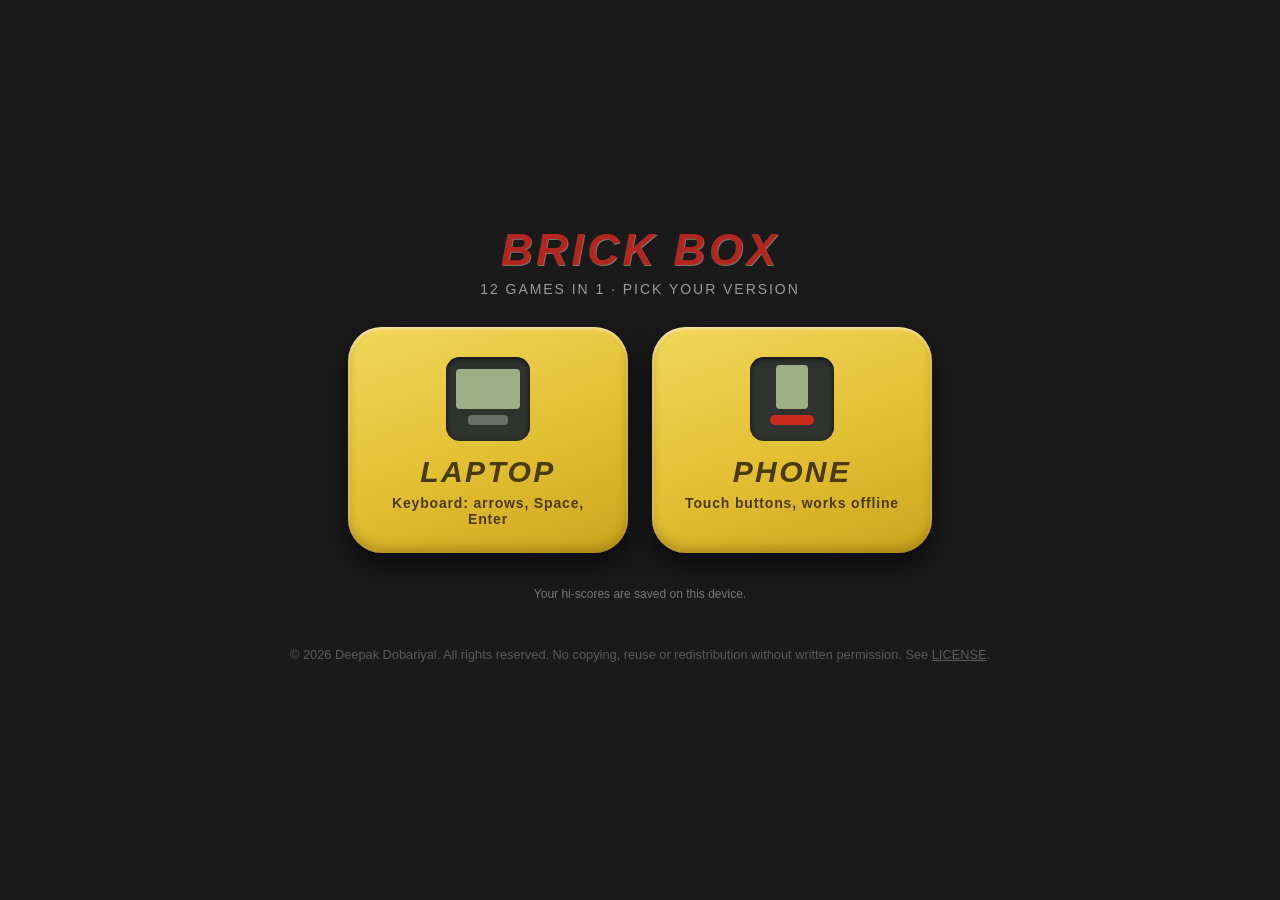
<file: index.html>
<!DOCTYPE html>
<html lang="en">
<head>
  <meta charset="utf-8">
  <meta name="viewport" content="width=device-width,initial-scale=1">
  <title>BRICK BOX 12-in-1</title>
  <style>
    html,body{margin:0;min-height:100%;background:#1a1a1a;color:#ddd;font-family:Arial,Helvetica,sans-serif}
    body{display:flex;flex-direction:column;align-items:center;justify-content:center;min-height:100vh;padding:24px;box-sizing:border-box}
    h1{margin:0 0 6px;font-weight:900;font-style:italic;font-size:44px;letter-spacing:.08em;color:#b3261e;text-shadow:1px 1px 0 rgba(255,255,255,.4);text-align:center}
    .sub{margin:0 0 30px;color:#9a9a9a;letter-spacing:.14em;font-size:14px;text-align:center}
    .cards{display:flex;flex-wrap:wrap;gap:24px;justify-content:center}
    a.card{display:block;box-sizing:border-box;width:280px;padding:30px 24px 26px;border-radius:34px;text-decoration:none;text-align:center;color:#4a3a05;
      background:linear-gradient(160deg,#f1d75a 0%,#e3bf33 55%,#cba51f 100%);
      box-shadow:inset 0 2px 3px rgba(255,255,255,.55),inset 0 -6px 10px rgba(110,80,0,.35),0 14px 30px rgba(0,0,0,.55);
      transition:transform .12s}
    a.card:hover,a.card:focus-visible{transform:translateY(-4px);outline:3px solid #fff}
    a.card .ico{display:block;margin:0 auto 14px;width:84px;height:84px;border-radius:14px;background:#2f322f;position:relative;box-shadow:inset 0 2px 5px rgba(0,0,0,.7)}
    a.card .ico i{position:absolute;background:#9ead86;border-radius:4px}
    a.card b{display:block;font-size:30px;font-style:italic;font-weight:900;letter-spacing:.08em}
    a.card span{display:block;margin-top:6px;font-size:14px;font-weight:bold;letter-spacing:.06em}
    a.card.pick{outline:4px solid #b3261e;transform:scale(1.04)}
    a.card .tag{display:none;margin-top:12px;font-size:11px;letter-spacing:.14em;color:#b3261e}
    a.card.pick .tag{display:block}
    .foot{margin-top:34px;font-size:12px;color:#777;text-align:center}
  </style>
</head>
<body>
  <h1>BRICK BOX</h1>
  <p class="sub">12 GAMES IN 1 &middot; PICK YOUR VERSION</p>
  <div class="cards">
    <a class="card" id="laptop" href="laptop.html">
      <span class="ico"><i style="left:10px;top:12px;width:64px;height:40px"></i><i style="left:22px;top:58px;width:40px;height:10px;background:#6a6e6a"></i></span>
      <b>LAPTOP</b><span>Keyboard: arrows, Space, Enter</span><span class="tag">SUGGESTED FOR YOUR DEVICE</span>
    </a>
    <a class="card" id="phone" href="phone.html">
      <span class="ico"><i style="left:26px;top:8px;width:32px;height:44px"></i><i style="left:20px;top:58px;width:44px;height:10px;background:#c92a1c;border-radius:5px"></i></span>
      <b>PHONE</b><span>Touch buttons, works offline</span><span class="tag">SUGGESTED FOR YOUR DEVICE</span>
    </a>
  </div>
  <p class="foot">Your hi-scores are saved on this device.</p>
  <p class="foot" style="opacity:.7;font-size:.8em">&copy; 2026 Deepak Dobariyal. All rights reserved. No copying, reuse or redistribution without written permission. See <a href="LICENSE" style="color:inherit">LICENSE</a>.</p>
  <script>
    // On a touch screen the phone version is the better fit.
    if (window.matchMedia && window.matchMedia('(pointer: coarse)').matches) {
      document.getElementById('phone').classList.add('pick');
    }
  </script>
</body>
</html>
</file>
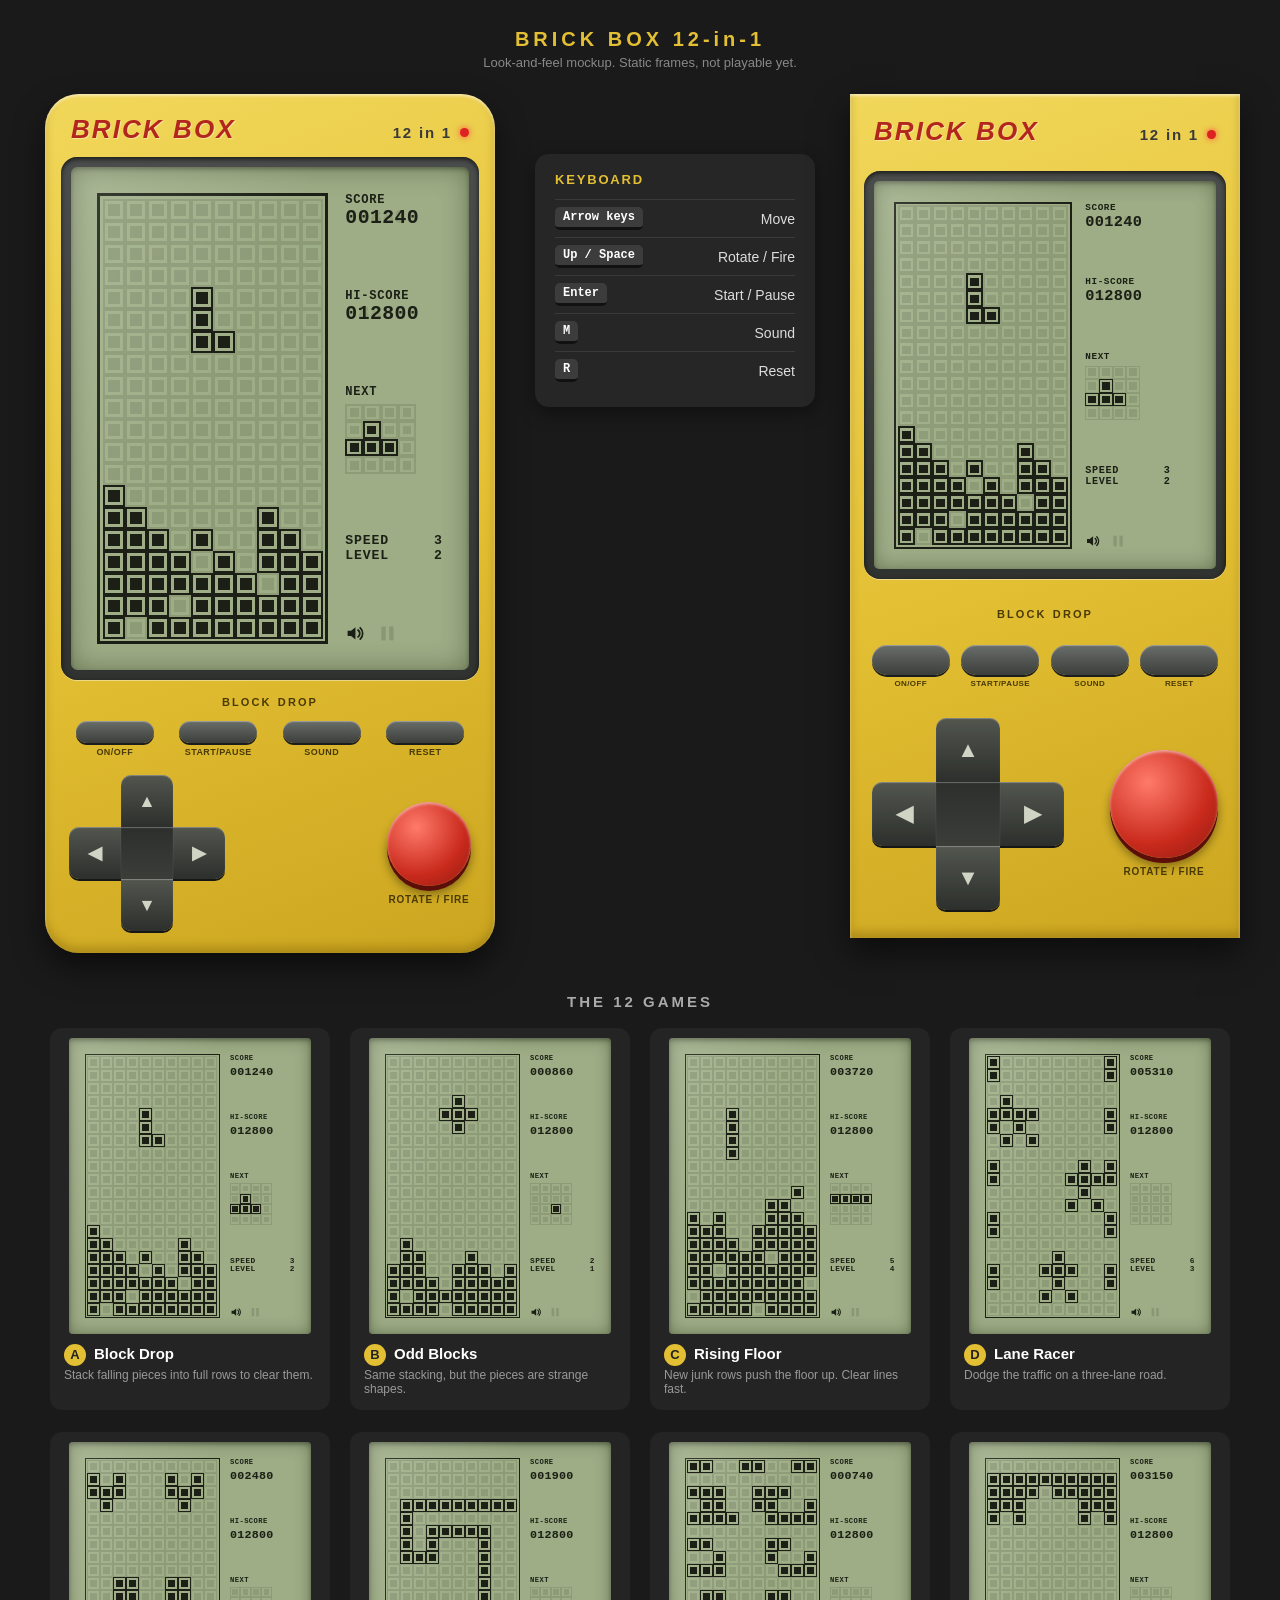
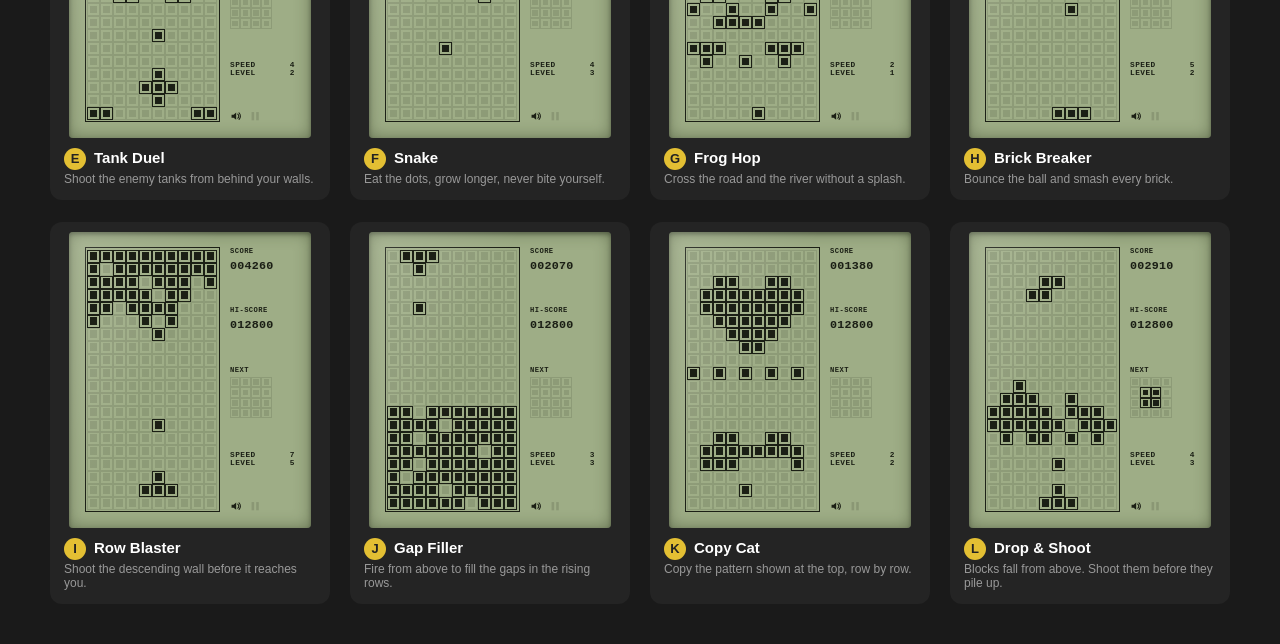
<file: mockup/index.html>
<!DOCTYPE html>
<html lang="en"><head><meta charset="utf-8"><meta name="viewport" content="width=device-width,initial-scale=1">
<title>BRICK BOX 12-in-1 - mockups</title>
<style>
html,body{margin:0;background:#1a1a1a;color:#ddd;font-family:Arial,Helvetica,sans-serif}
h1{margin:0;padding:28px 0 4px;text-align:center;font-size:20px;letter-spacing:.2em;color:#e3bf33}
.sub{text-align:center;font-size:13px;color:#888;margin-bottom:24px}
.top{display:flex;justify-content:center;align-items:flex-start;gap:30px;padding:0 20px}
h2{margin:40px 0 18px;text-align:center;font-size:15px;letter-spacing:.2em;color:#aaa}
.grid{display:grid;grid-template-columns:repeat(4,280px);gap:22px 20px;justify-content:center;padding-bottom:40px}
.card{background:#242424;border-radius:12px;padding:10px;box-sizing:border-box}
.card .lcd{display:flex;justify-content:center}
.card h3{margin:10px 4px 2px;font-size:15px;color:#fff}
.card h3 span{display:inline-block;width:22px;height:22px;line-height:22px;text-align:center;border-radius:50%;background:#e3bf33;color:#222;font-size:13px;margin-right:8px}
.card p{margin:0 4px 4px;font-size:12px;color:#999}
</style></head>
<body>
<h1>BRICK BOX 12-in-1</h1>
<div class="sub">Look-and-feel mockup. Static frames, not playable yet.</div>
<div class="top"><div id="laptop"></div><div id="phone"></div></div>
<h2>THE 12 GAMES</h2>
<div class="grid" id="grid"></div>
<script src="frames.js"></script><script src="console.js"></script>
<script>
var A = window.FRAMES[0];
function opts(f, layout) { return {game: f.name, frame: f.frame, next: f.next, score: f.score, hiscore: 12800, speed: f.speed, level: f.level, layout: layout}; }
renderConsole(document.getElementById('laptop'), opts(A, 'laptop'));
// phone layout shown at full 390 width, but only its natural height here
renderConsole(document.getElementById('phone'), opts(A, 'phone'));
var grid = document.getElementById('grid');
window.FRAMES.forEach(function (f) {
  var card = document.createElement('div');
  card.className = 'card';
  var lcd = document.createElement('div');
  lcd.className = 'lcd';
  card.appendChild(lcd);
  var h = document.createElement('h3');
  var badge = document.createElement('span');
  badge.textContent = f.letter;
  h.appendChild(badge);
  h.appendChild(document.createTextNode(f.name));
  var p = document.createElement('p');
  p.textContent = f.desc;
  card.appendChild(h);
  card.appendChild(p);
  grid.appendChild(card);
  renderLCD(lcd, opts(f, 'laptop'), 13);
});
</script></body></html>
</file>
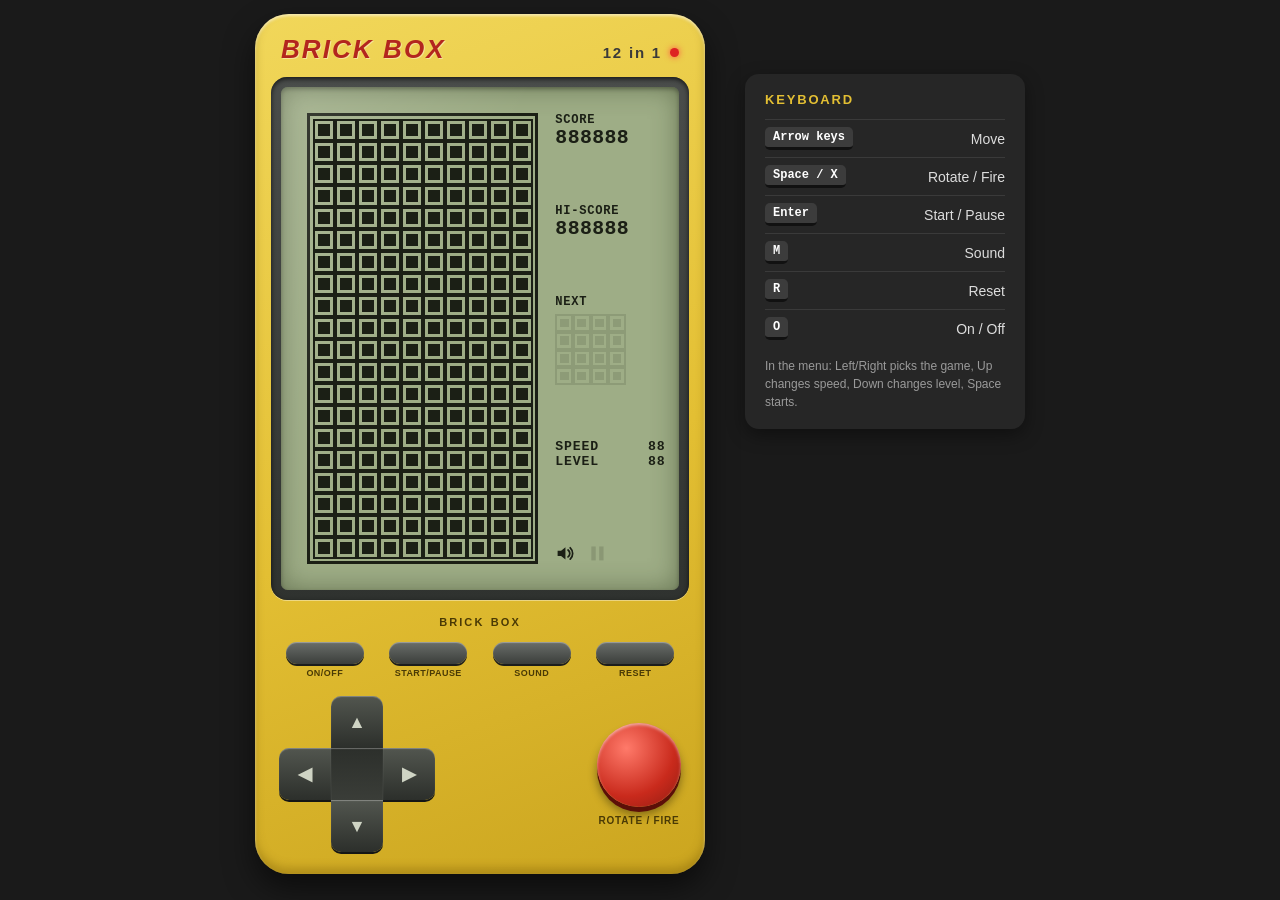
<file: laptop.html>
<!DOCTYPE html>
<html lang="en">
<head>
  <meta charset="utf-8">
  <meta name="viewport" content="width=device-width,initial-scale=1">
  <title>BRICK BOX 12-in-1 - laptop</title>
  <link rel="stylesheet" href="css/console.css">
</head>
<body data-layout="laptop">
  <div id="app"></div>
  <script src="js/core.js"></script>
  <script src="js/sound.js"></script>
  <script src="js/console.js"></script>
  <script src="js/games/_blocks.js"></script>
  <script src="js/games/a-block-drop.js"></script>
  <script src="js/games/b-odd-blocks.js"></script>
  <script src="js/games/c-rising-floor.js"></script>
  <script src="js/games/d-lane-racer.js"></script>
  <script src="js/games/e-tank-duel.js"></script>
  <script src="js/games/f-snake.js"></script>
  <script src="js/games/g-frog-hop.js"></script>
  <script src="js/games/h-brick-breaker.js"></script>
  <script src="js/games/i-row-blaster.js"></script>
  <script src="js/games/j-gap-filler.js"></script>
  <script src="js/games/k-copy-cat.js"></script>
  <script src="js/games/l-drop-shoot.js"></script>
  <script src="js/shell.js"></script>
</body>
</html>
</file>
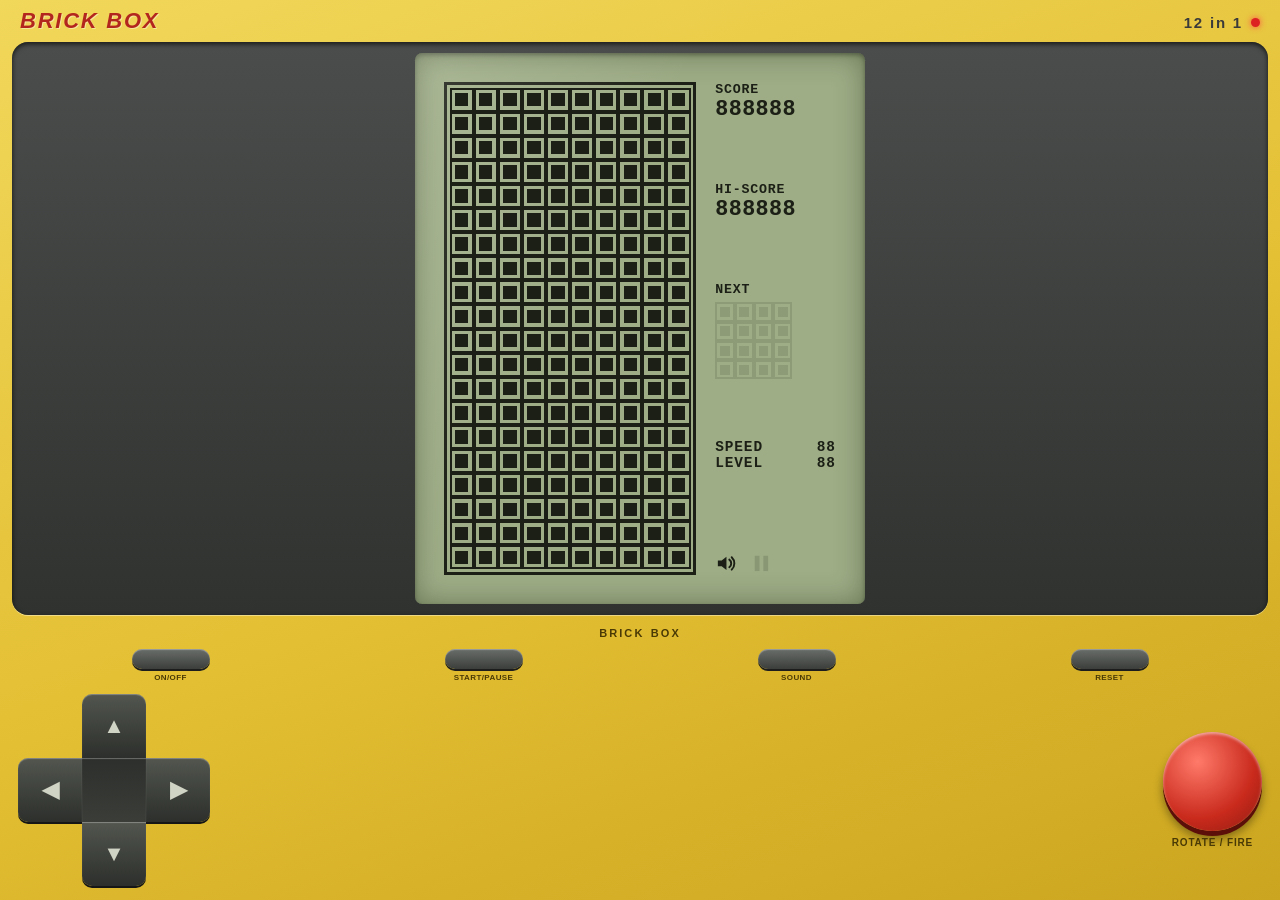
<file: phone.html>
<!DOCTYPE html>
<html lang="en" class="bb-phone-page">
<head>
  <meta charset="utf-8">
  <meta name="viewport" content="width=device-width,initial-scale=1,viewport-fit=cover,user-scalable=no,maximum-scale=1">
  <meta name="theme-color" content="#e3bf33">
  <meta name="mobile-web-app-capable" content="yes">
  <meta name="apple-mobile-web-app-capable" content="yes">
  <meta name="apple-mobile-web-app-status-bar-style" content="black-translucent">
  <meta name="apple-mobile-web-app-title" content="Brick Box">
  <title>BRICK BOX 12-in-1</title>
  <link rel="manifest" href="manifest.webmanifest">
  <link rel="stylesheet" href="css/console.css">
</head>
<body data-layout="phone">
  <div id="app"></div>
  <script src="js/core.js"></script>
  <script src="js/sound.js"></script>
  <script src="js/console.js"></script>
  <script src="js/games/_blocks.js"></script>
  <script src="js/games/a-block-drop.js"></script>
  <script src="js/games/b-odd-blocks.js"></script>
  <script src="js/games/c-rising-floor.js"></script>
  <script src="js/games/d-lane-racer.js"></script>
  <script src="js/games/e-tank-duel.js"></script>
  <script src="js/games/f-snake.js"></script>
  <script src="js/games/g-frog-hop.js"></script>
  <script src="js/games/h-brick-breaker.js"></script>
  <script src="js/games/i-row-blaster.js"></script>
  <script src="js/games/j-gap-filler.js"></script>
  <script src="js/games/k-copy-cat.js"></script>
  <script src="js/games/l-drop-shoot.js"></script>
  <script src="js/shell.js"></script>
  <script>
    // Offline support. A service worker does not run on file://, so only register on http(s).
    if ('serviceWorker' in navigator && (location.protocol === 'https:' || location.protocol === 'http:')) {
      navigator.serviceWorker.register('sw.js').catch(function (e) { console.warn('Brick Box: service worker not registered', e); });
    }
  </script>
</body>
</html>
</file>
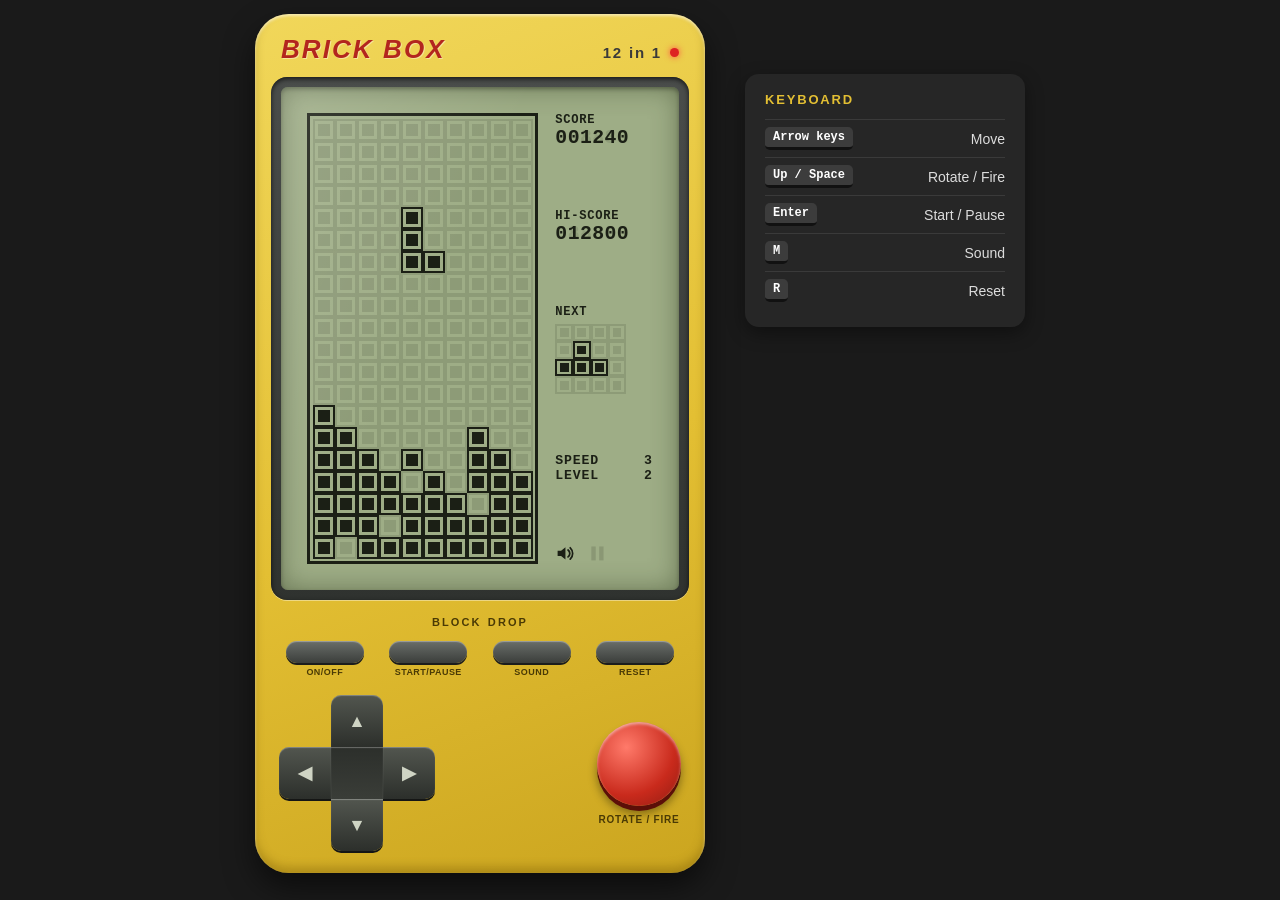
<file: mockup/laptop.html>
<!DOCTYPE html>
<html lang="en"><head><meta charset="utf-8"><meta name="viewport" content="width=device-width,initial-scale=1">
<title>BRICK BOX 12-in-1 - laptop</title>
<style>html,body{margin:0;padding:0;background:#1a1a1a}#app{padding:14px 0}</style></head>
<body><div id="app"></div>
<script src="frames.js"></script><script src="console.js"></script>
<script>
var f = window.FRAMES[0];
renderConsole(document.getElementById('app'), {game: f.name, frame: f.frame, next: f.next, score: f.score, hiscore: 12800, speed: f.speed, level: f.level, layout: 'laptop'});
</script></body></html>
</file>
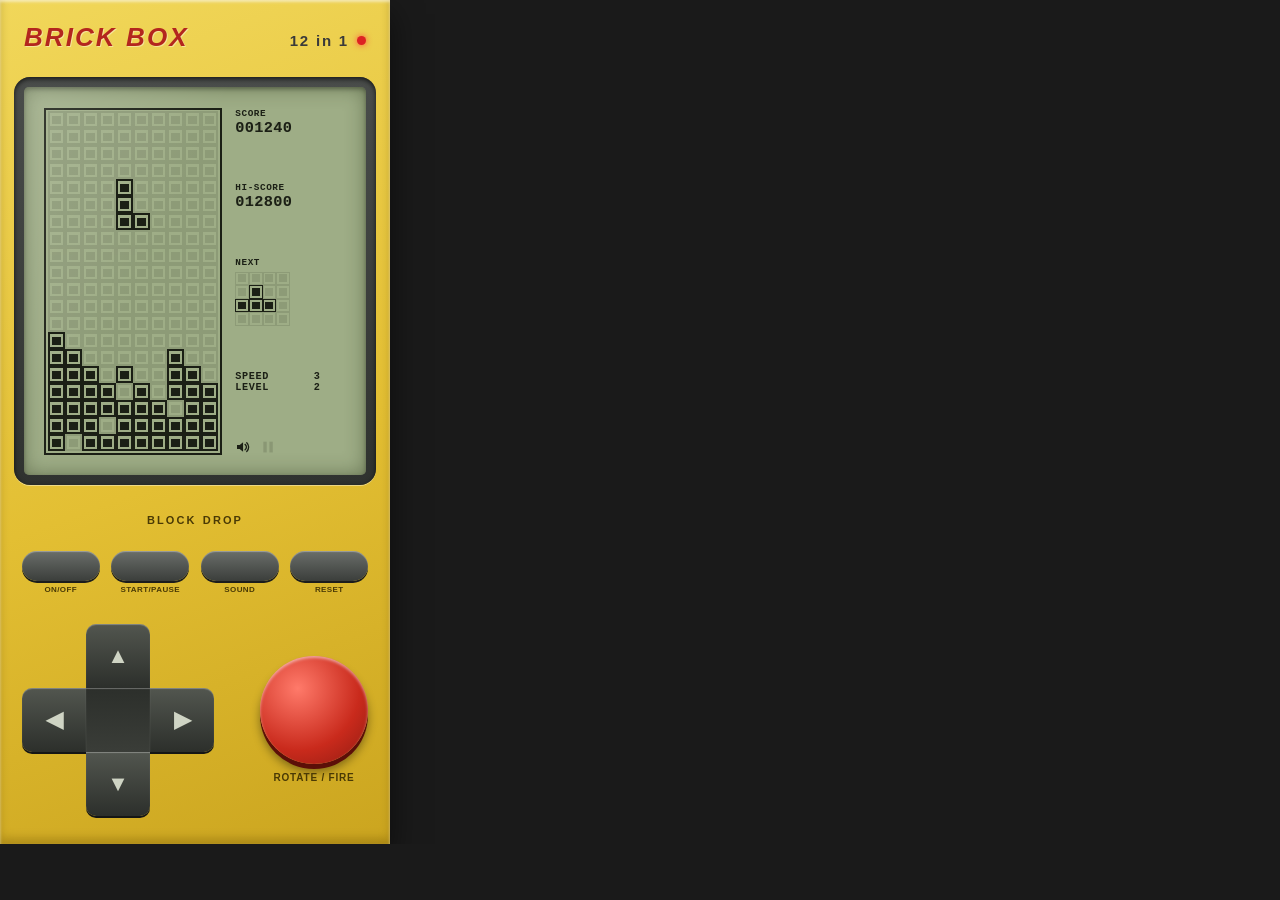
<file: mockup/phone.html>
<!DOCTYPE html>
<html lang="en"><head><meta charset="utf-8"><meta name="viewport" content="width=device-width,initial-scale=1">
<title>BRICK BOX 12-in-1 - phone</title>
<style>html,body{margin:0;padding:0;background:#1a1a1a;overflow:hidden}html body .bb-phone{margin:0}</style></head>
<body><div id="app"></div>
<script src="frames.js"></script><script src="console.js"></script>
<script>
var f = window.FRAMES[0];
renderConsole(document.getElementById('app'), {game: f.name, frame: f.frame, next: f.next, score: f.score, hiscore: 12800, speed: f.speed, level: f.level, layout: 'phone'});
</script></body></html>
</file>
<file: css/console.css>
/* Brick Box console look (from mockup/console.js). Plain CSS, no external assets. */
html,body{margin:0;padding:0;background:#1a1a1a;color:#ddd;font-family:Arial,Helvetica,sans-serif;
  overscroll-behavior:none;-webkit-tap-highlight-color:transparent;-webkit-touch-callout:none;
  -webkit-user-select:none;user-select:none}

/* LCD */
.bb-lcd{--c:20px;box-sizing:border-box;display:flex;gap:calc(var(--c)*.8);padding:calc(var(--c)*1.2);background:#9ead86;
  color:#1b1f15;border-radius:calc(var(--c)*.3);box-shadow:inset 0 0 calc(var(--c)*1.2) rgba(40,50,25,.45),inset 0 2px 4px rgba(0,0,0,.35);
  font-family:"Courier New",Courier,monospace;position:relative;overflow:hidden}
.bb-lcd::before{content:"";position:absolute;inset:0;background:linear-gradient(115deg,rgba(255,255,255,.14),rgba(255,255,255,0) 40%);pointer-events:none}
.bb-field{display:grid;grid-template-columns:repeat(10,var(--c));border:calc(var(--c)*.14) solid #1b1f15;padding:calc(var(--c)*.1);flex:none}
.bb-cell{position:relative;width:var(--c);height:var(--c);box-sizing:border-box;color:#1b1f15;opacity:.12;border:calc(var(--c)*.12) solid currentColor}
.bb-cell::after{content:"";position:absolute;inset:calc(var(--c)*.14);background:currentColor}
.bb-cell.on{opacity:1}
.bb-side{width:calc(var(--c)*5);flex:none;display:flex;flex-direction:column;justify-content:space-between;font-weight:bold}
.bb-lab{font-size:calc(var(--c)*.55);letter-spacing:.06em;line-height:1.2}
.bb-num{position:relative;display:inline-block;font-size:calc(var(--c)*.9);letter-spacing:.02em;line-height:1.1}
.bb-num .g{opacity:.1}
.bb-num .v{position:absolute;left:0;top:0}
.bb-num.hide .v{visibility:hidden}
.bb-next{display:grid;grid-template-columns:repeat(4,var(--n));margin-top:calc(var(--c)*.2)}
.bb-next .bb-cell{width:var(--n);height:var(--n);border-width:calc(var(--n)*.12)}
.bb-next .bb-cell::after{inset:calc(var(--n)*.14)}
.bb-row{display:flex;justify-content:space-between;font-size:calc(var(--c)*.6);letter-spacing:.06em}
.bb-lives{display:flex;gap:calc(var(--c)*.25);margin-top:calc(var(--c)*.35);height:calc(var(--c)*.5)}
.bb-lives i{width:calc(var(--c)*.5);height:calc(var(--c)*.5);border-radius:50%;background:#1b1f15;opacity:.12}
.bb-lives i.on{opacity:1}
.bb-lives.none{visibility:hidden}
.bb-icons{display:flex;gap:calc(var(--c)*.5);align-items:center}
.bb-icons svg{width:calc(var(--c)*.95);height:calc(var(--c)*.95);fill:#1b1f15}
.bb-icons .off{opacity:.15}
/* power off: the LCD goes blank */
.bb-lcd.dark .bb-side{visibility:hidden}

/* Body */
.bb-body{box-sizing:border-box;position:relative;border-radius:34px;padding:16px 16px 22px;font-family:Arial,Helvetica,sans-serif;
  background:linear-gradient(160deg,#f1d75a 0%,#e3bf33 55%,#cba51f 100%);
  box-shadow:inset 0 2px 3px rgba(255,255,255,.55),inset 0 -6px 10px rgba(110,80,0,.35),0 14px 30px rgba(0,0,0,.55);
  display:flex;flex-direction:column;align-items:stretch;gap:12px;touch-action:none}
.bb-top{display:flex;align-items:baseline;justify-content:space-between;padding:4px 10px 0}
.bb-brand{font-weight:900;font-style:italic;font-size:26px;letter-spacing:.08em;color:#b3261e;text-shadow:1px 1px 0 rgba(255,255,255,.4)}
.bb-12{font-weight:bold;font-size:15px;color:#3a3a3a;letter-spacing:.12em}
.bb-led{width:9px;height:9px;border-radius:50%;background:#d22;box-shadow:0 0 6px #f44;margin-left:8px}
.bb-led.off{background:#511;box-shadow:none}
.bb-bezel{background:linear-gradient(#4a4d4b,#2f322f);border-radius:16px;padding:10px;box-shadow:inset 0 2px 5px rgba(0,0,0,.7),0 1px 0 rgba(255,255,255,.4)}
.bb-bezel .bb-lcd{width:100%}
.bb-name{font-variant:small-caps;text-transform:lowercase;font-size:15px;font-weight:bold;letter-spacing:.14em;color:#4a3a05;text-align:center;min-height:18px}
.bb-pills{display:flex;justify-content:space-between;gap:8px;padding:0 6px}
.bb-pill{flex:1;text-align:center;font-size:9px;font-weight:bold;color:#4a3a05;letter-spacing:.05em;cursor:pointer}
.bb-pill i{display:block;height:var(--ph,22px);border-radius:999px;margin:0 auto 4px;max-width:78px;
  background:linear-gradient(#6a6e6a,#3b3e3b);box-shadow:0 2px 0 #1c1d1c,inset 0 1px 1px rgba(255,255,255,.35)}
.bb-ctl{display:flex;justify-content:space-between;align-items:center;padding:6px 8px 0}
.bb-dpad{display:grid;grid-template-columns:repeat(3,var(--dp));grid-template-rows:repeat(3,var(--dp))}
.bb-dpad b{background:linear-gradient(#52564f,#2c2f2b);box-shadow:0 2px 0 #151615,inset 0 1px 1px rgba(255,255,255,.3);
  display:flex;align-items:center;justify-content:center;color:#cfd4c4;font-size:calc(var(--dp)*.34);cursor:pointer}
.bb-dpad .u{grid-area:1/2;border-radius:10px 10px 0 0}.bb-dpad .l{grid-area:2/1;border-radius:10px 0 0 10px}
.bb-dpad .r{grid-area:2/3;border-radius:0 10px 10px 0}.bb-dpad .d{grid-area:3/2;border-radius:0 0 10px 10px}
.bb-dpad .m{grid-area:2/2;background:linear-gradient(#2c2f2b,#3a3d38);cursor:default}
.bb-fire{text-align:center;font-size:10px;font-weight:bold;color:#4a3a05;letter-spacing:.08em;cursor:pointer}
.bb-fire i{display:block;width:var(--fb);height:var(--fb);border-radius:50%;margin:0 auto 8px;
  background:radial-gradient(circle at 35% 30%,#ff7a6a,#c92a1c 60%,#8e1b11);box-shadow:0 5px 0 #5c0f08,0 8px 10px rgba(0,0,0,.4),inset 0 2px 3px rgba(255,255,255,.5)}
/* pressed look */
.bb-dpad b.act{filter:brightness(.8);transform:translateY(2px);box-shadow:0 0 0 #151615,inset 0 1px 1px rgba(255,255,255,.2)}
.bb-fire.act i{transform:translateY(4px);box-shadow:0 1px 0 #5c0f08,0 2px 4px rgba(0,0,0,.4),inset 0 2px 3px rgba(255,255,255,.4)}
.bb-pill.act i{transform:translateY(2px);box-shadow:0 0 0 #1c1d1c,inset 0 1px 1px rgba(255,255,255,.2)}

/* Laptop */
.bb-laptop{display:flex;flex-wrap:wrap;gap:40px;align-items:flex-start;justify-content:center;max-width:780px;margin:0 auto;padding:14px 0}
.bb-laptop .bb-body{width:450px;max-width:100%;flex:none;--dp:52px;--fb:84px}
.bb-keys{width:280px;box-sizing:border-box;margin-top:60px;padding:18px 20px;border-radius:14px;background:#262626;color:#ddd;
  font-family:Arial,Helvetica,sans-serif;font-size:14px;box-shadow:0 6px 18px rgba(0,0,0,.4)}
.bb-keys h3{margin:0 0 12px;font-size:13px;letter-spacing:.14em;color:#e3bf33}
.bb-keys div{display:flex;justify-content:space-between;align-items:center;padding:7px 0;border-top:1px solid #3a3a3a}
.bb-keys kbd{background:#3c3c3c;border-bottom:3px solid #111;border-radius:5px;padding:3px 8px;font:bold 12px "Courier New",monospace;color:#fff}
.bb-keys p{margin:10px 0 0;font-size:12px;line-height:1.5;color:#9a9a9a}

/* Phone: full-screen portrait, never scrolls */
html.bb-phone-page,html.bb-phone-page body{position:fixed;inset:0;width:100%;height:100%;overflow:hidden;touch-action:none}
.bb-phone{width:100%;height:100vh;height:100dvh}
.bb-phone .bb-body{height:100%;border-radius:0;box-shadow:none;gap:8px;
  padding:calc(env(safe-area-inset-top,0px) + 8px) calc(env(safe-area-inset-right,0px) + 12px) calc(env(safe-area-inset-bottom,0px) + 14px) calc(env(safe-area-inset-left,0px) + 12px);
  --dp:clamp(44px,8.4vh,64px);--dp:clamp(44px,8.4dvh,64px);--fb:calc(var(--dp)*1.55);--ph:20px}
.bb-phone .bb-top{padding:0 8px}
.bb-phone .bb-brand{font-size:22px}
.bb-phone .bb-bezel{flex:1 1 0;min-height:0;display:flex;align-items:center;justify-content:center;overflow:hidden}
.bb-phone .bb-bezel .bb-lcd{width:auto;flex:none}
.bb-phone .bb-pill{font-size:8px}
.bb-phone .bb-ctl{padding:4px 6px 0}
.bb-phone .bb-fire i{margin-bottom:6px}
</file>
